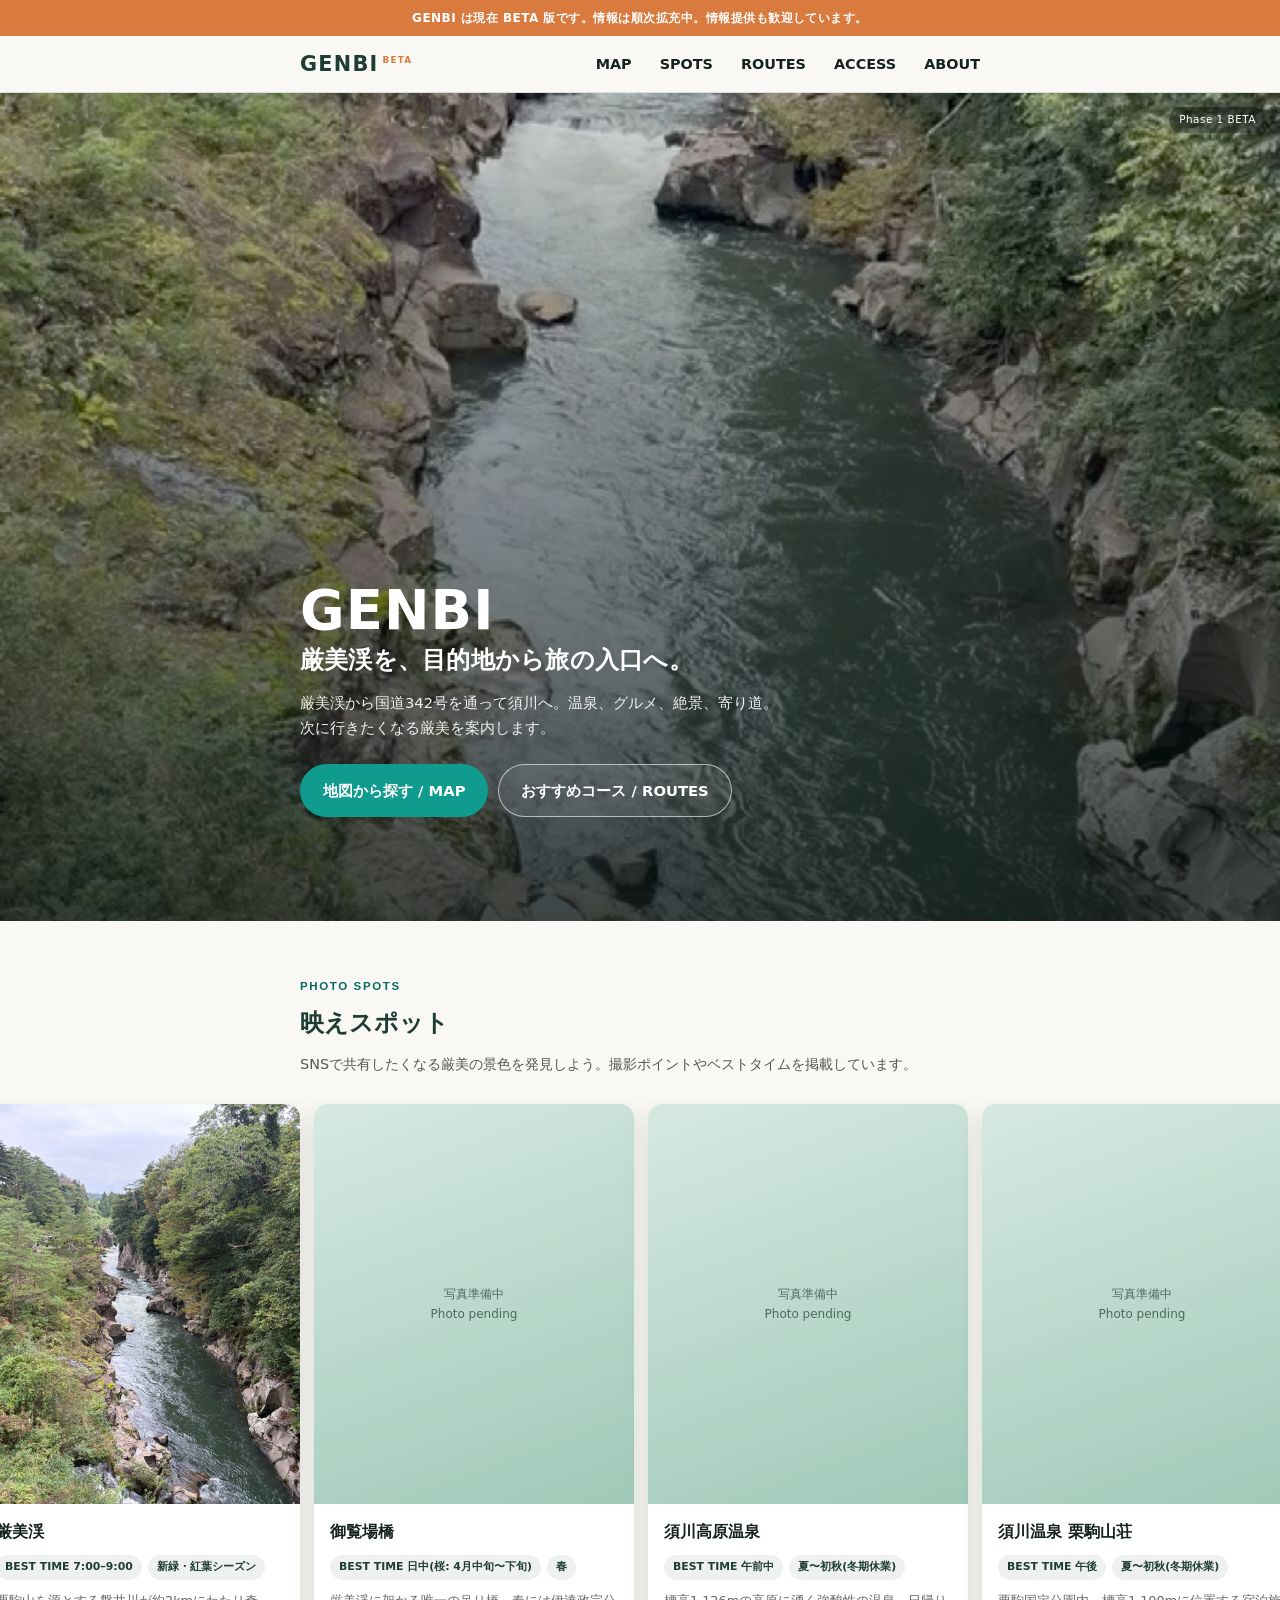
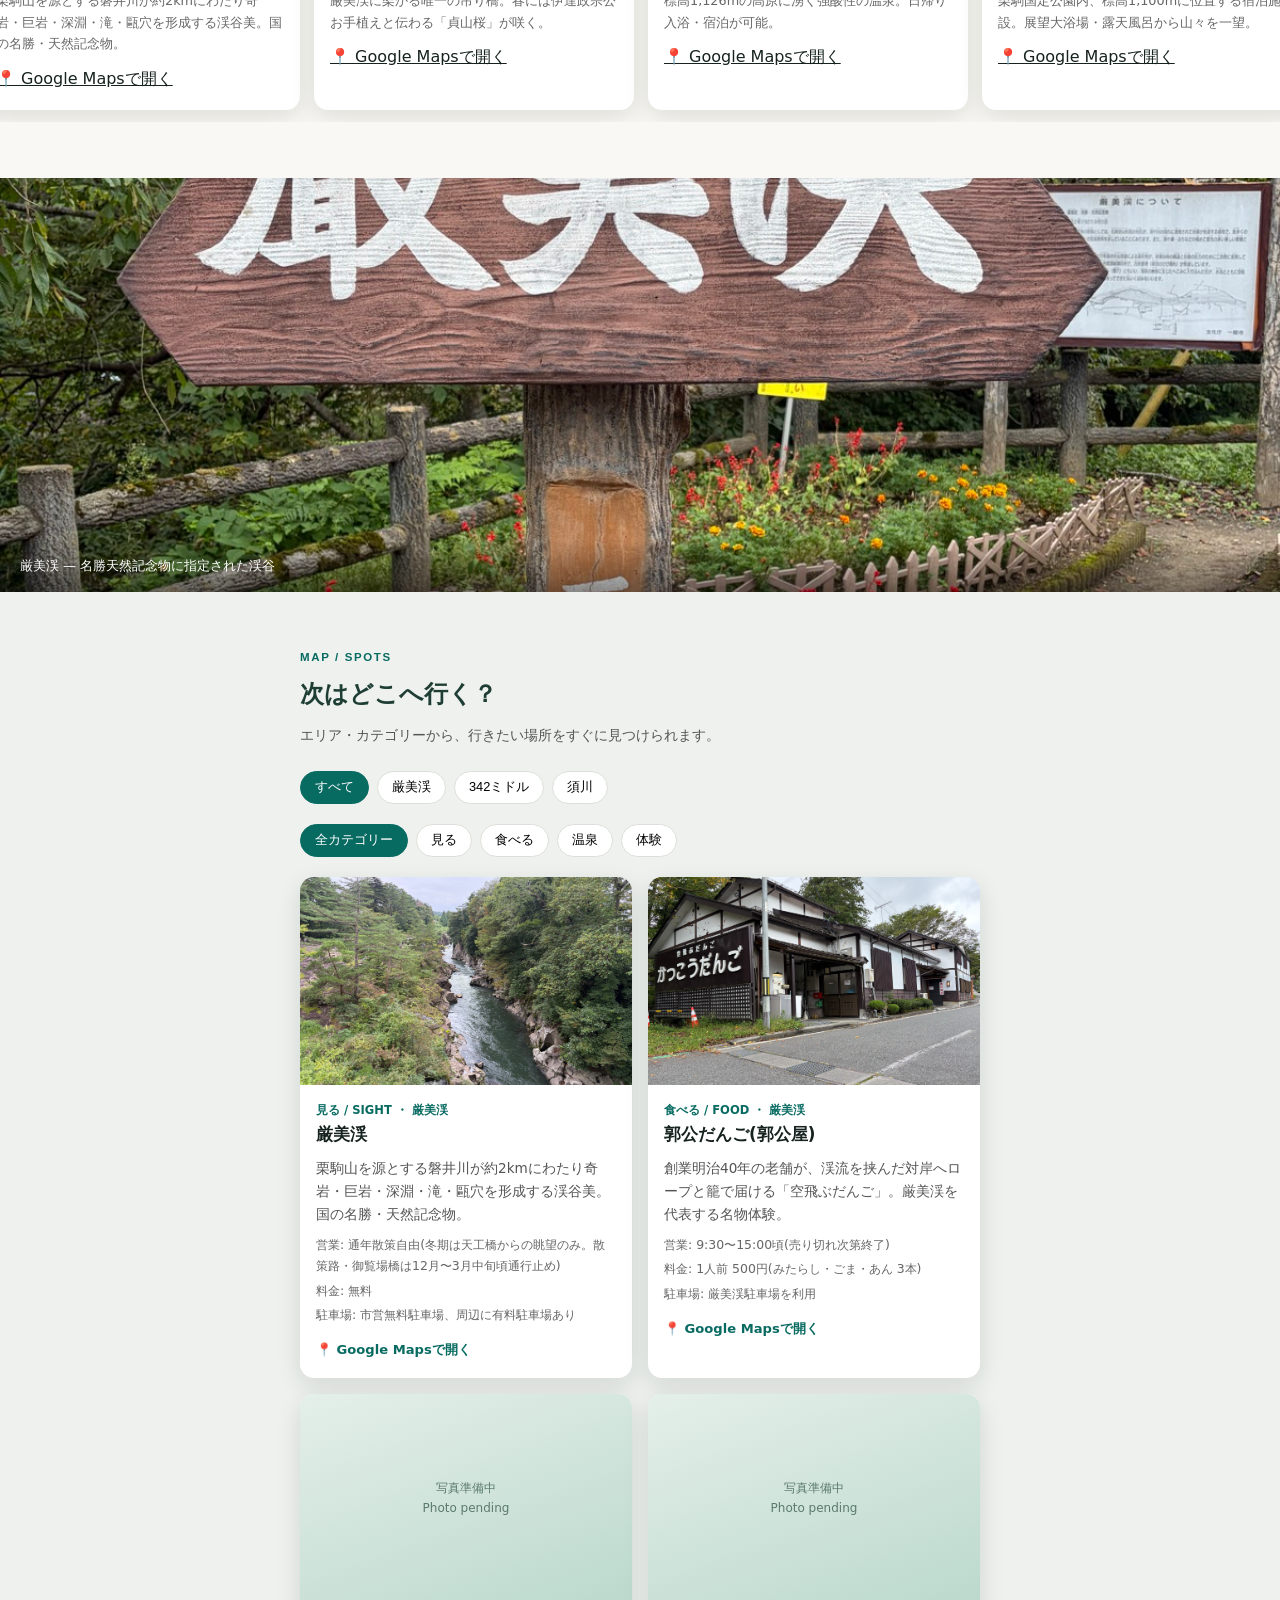
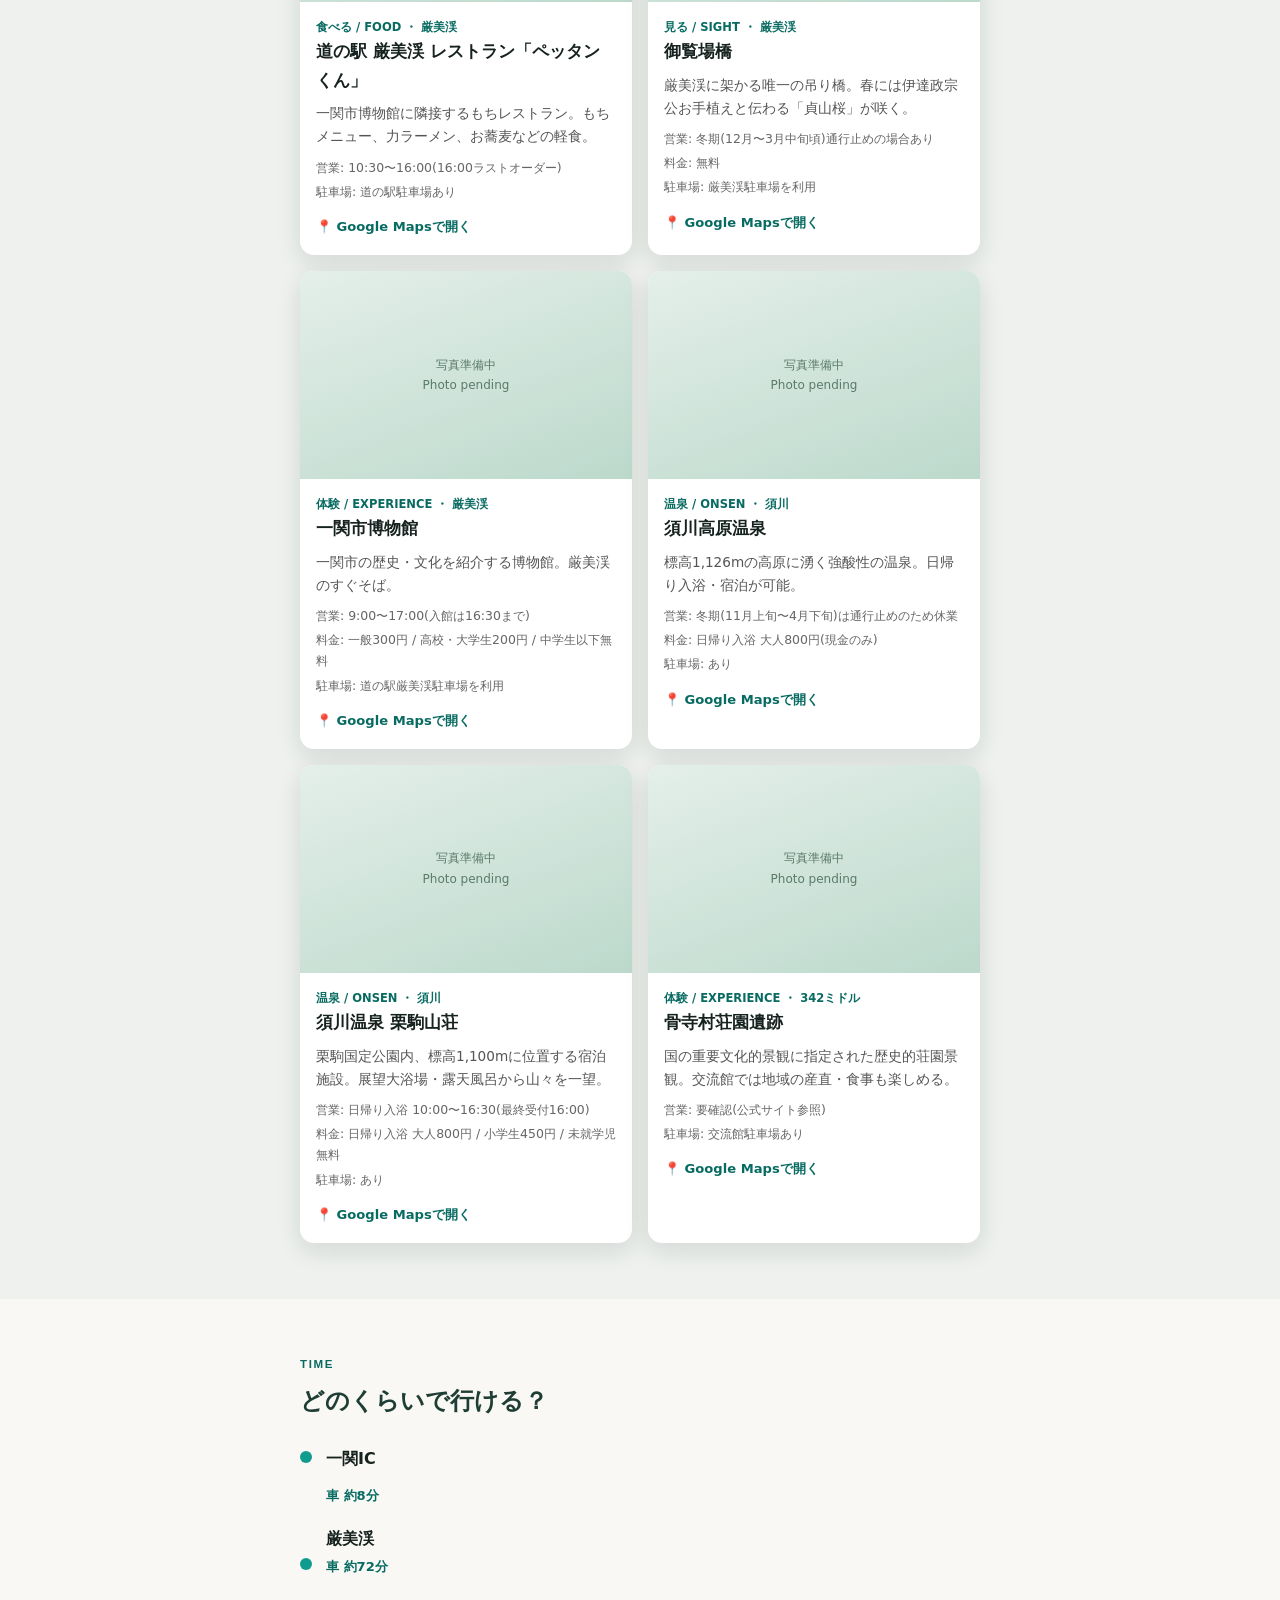
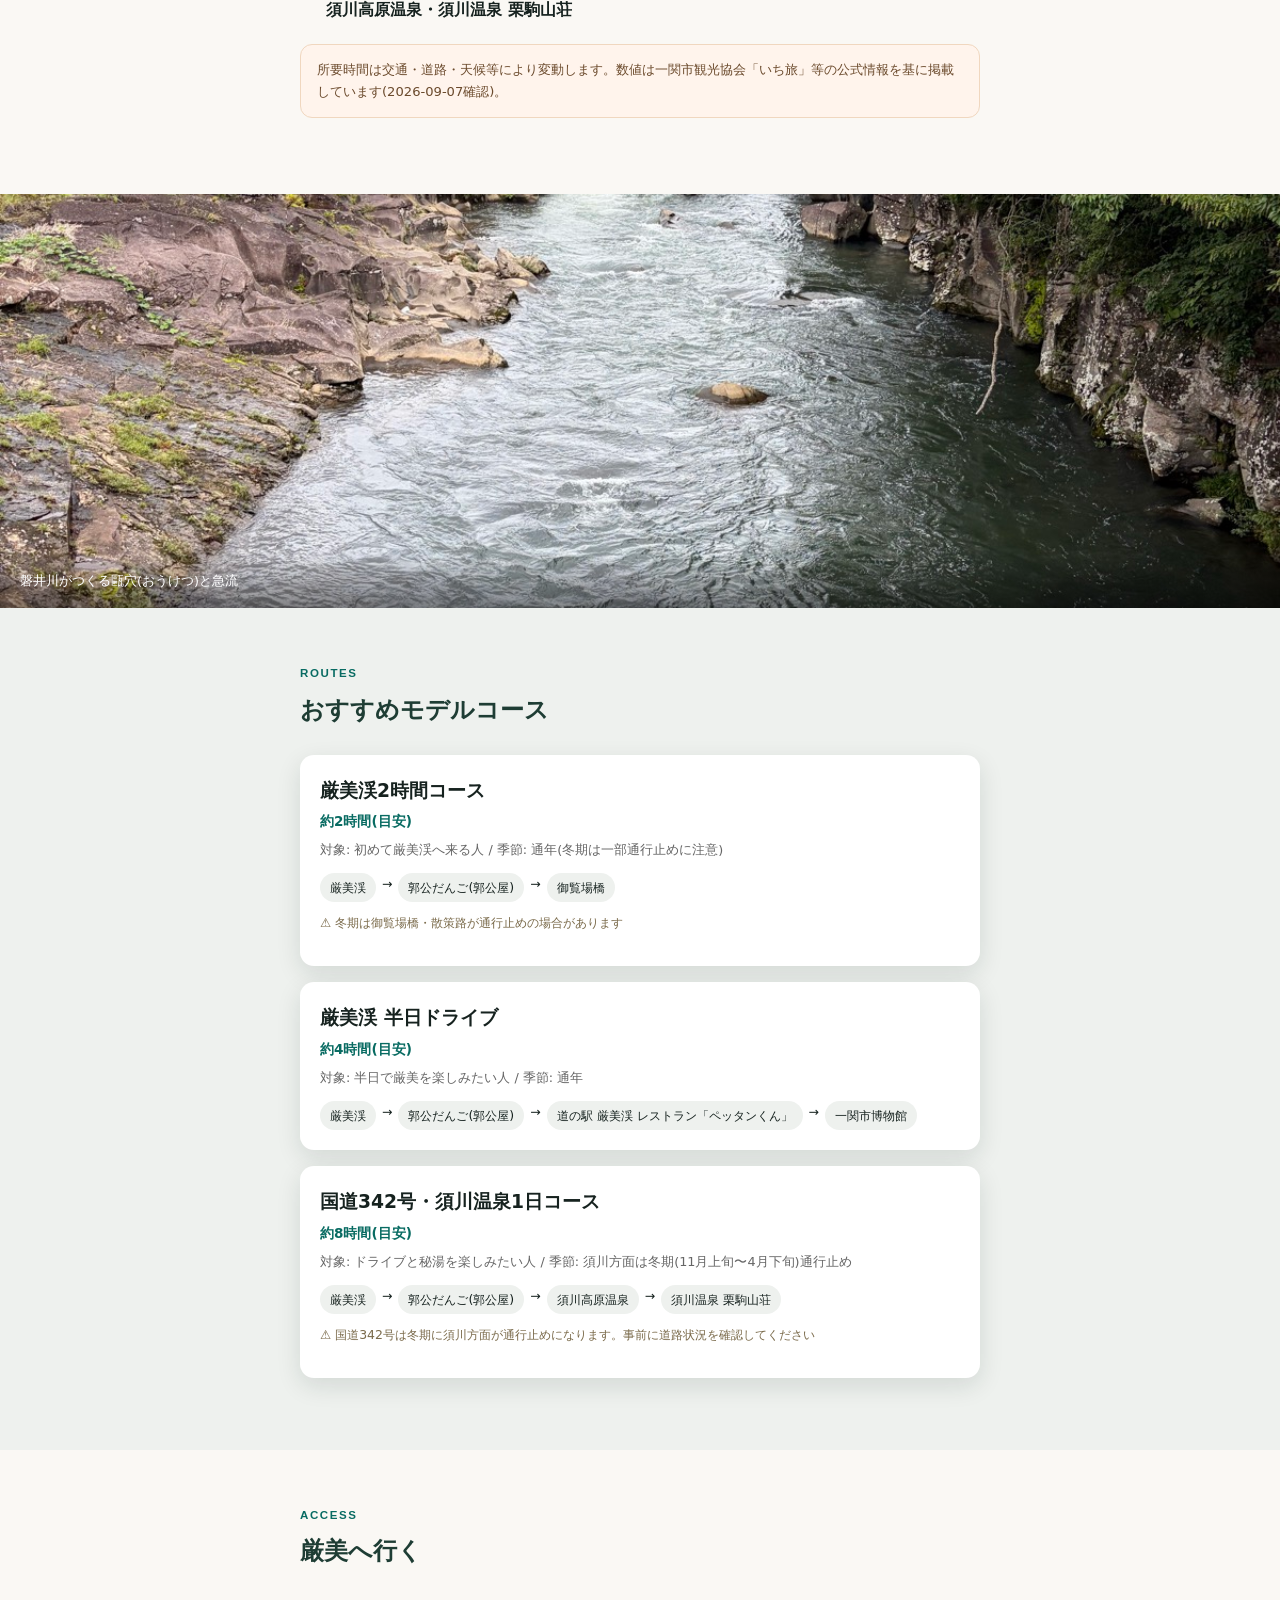
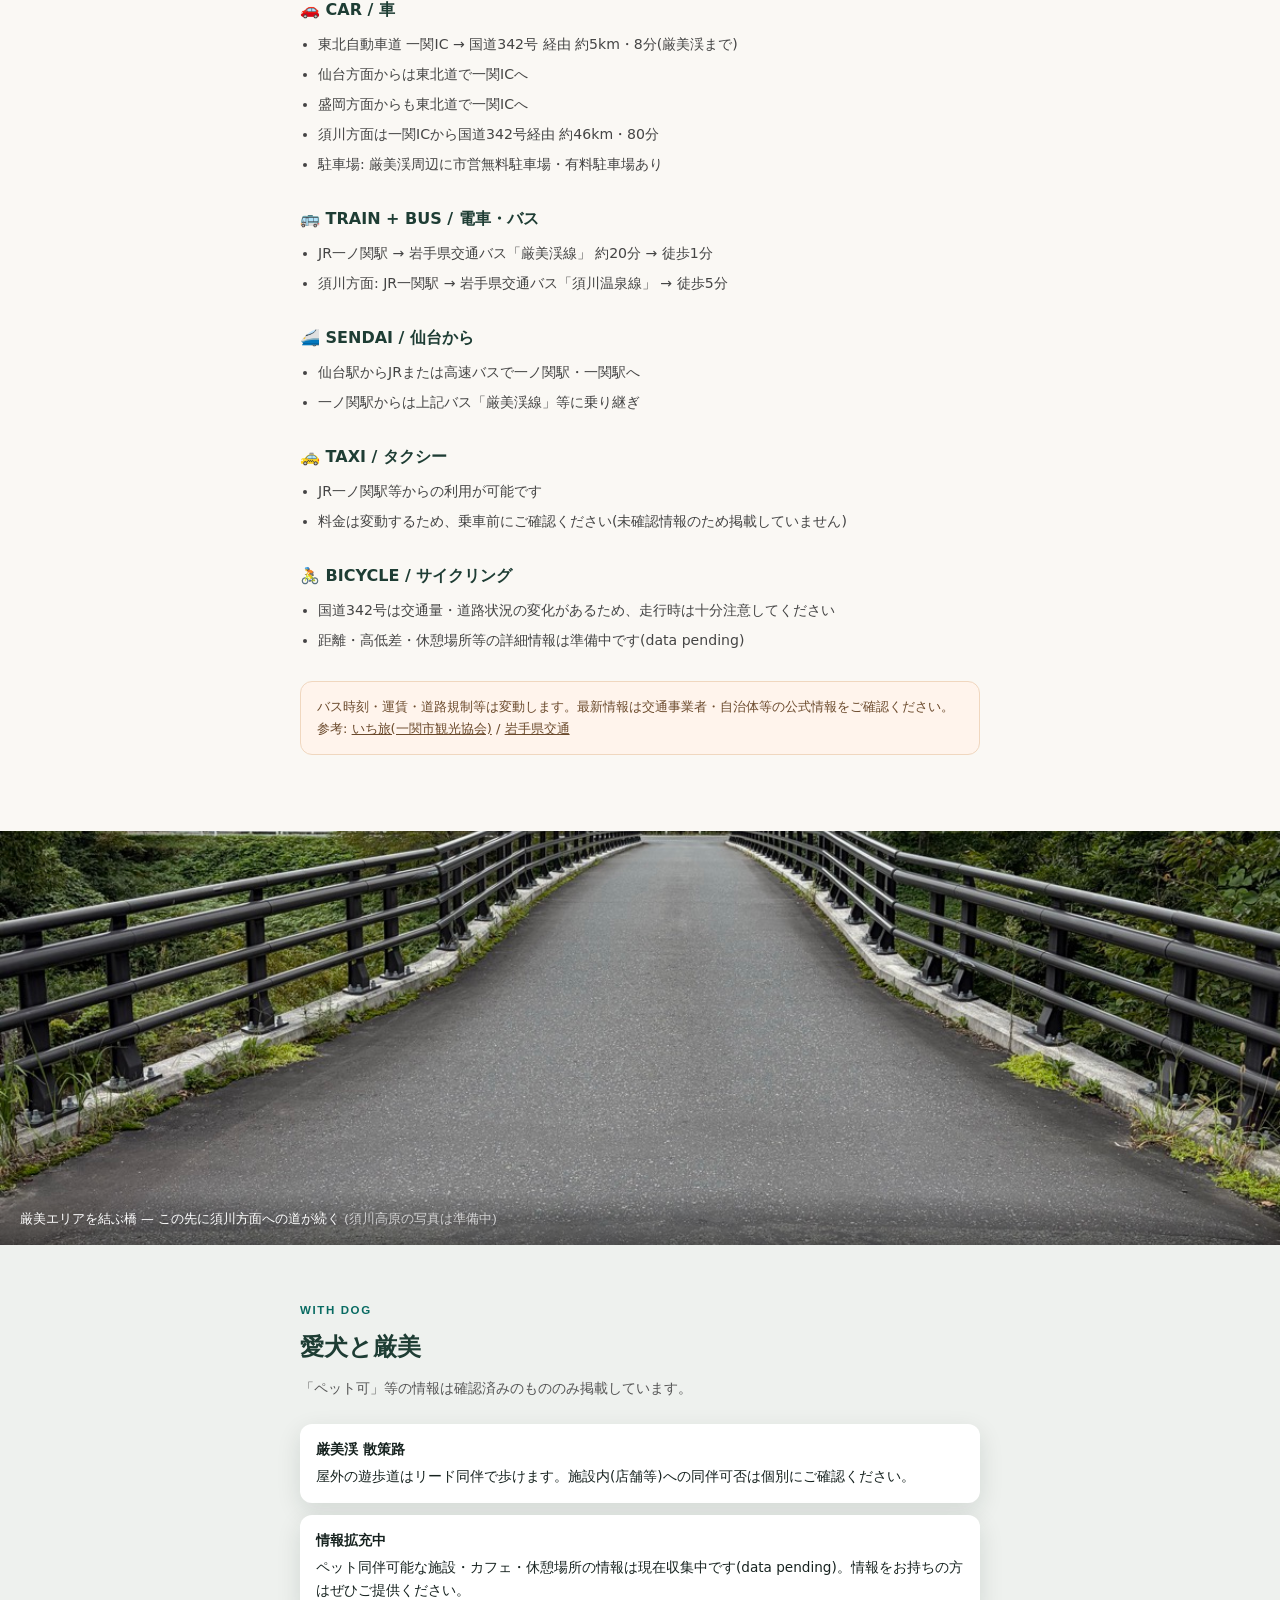
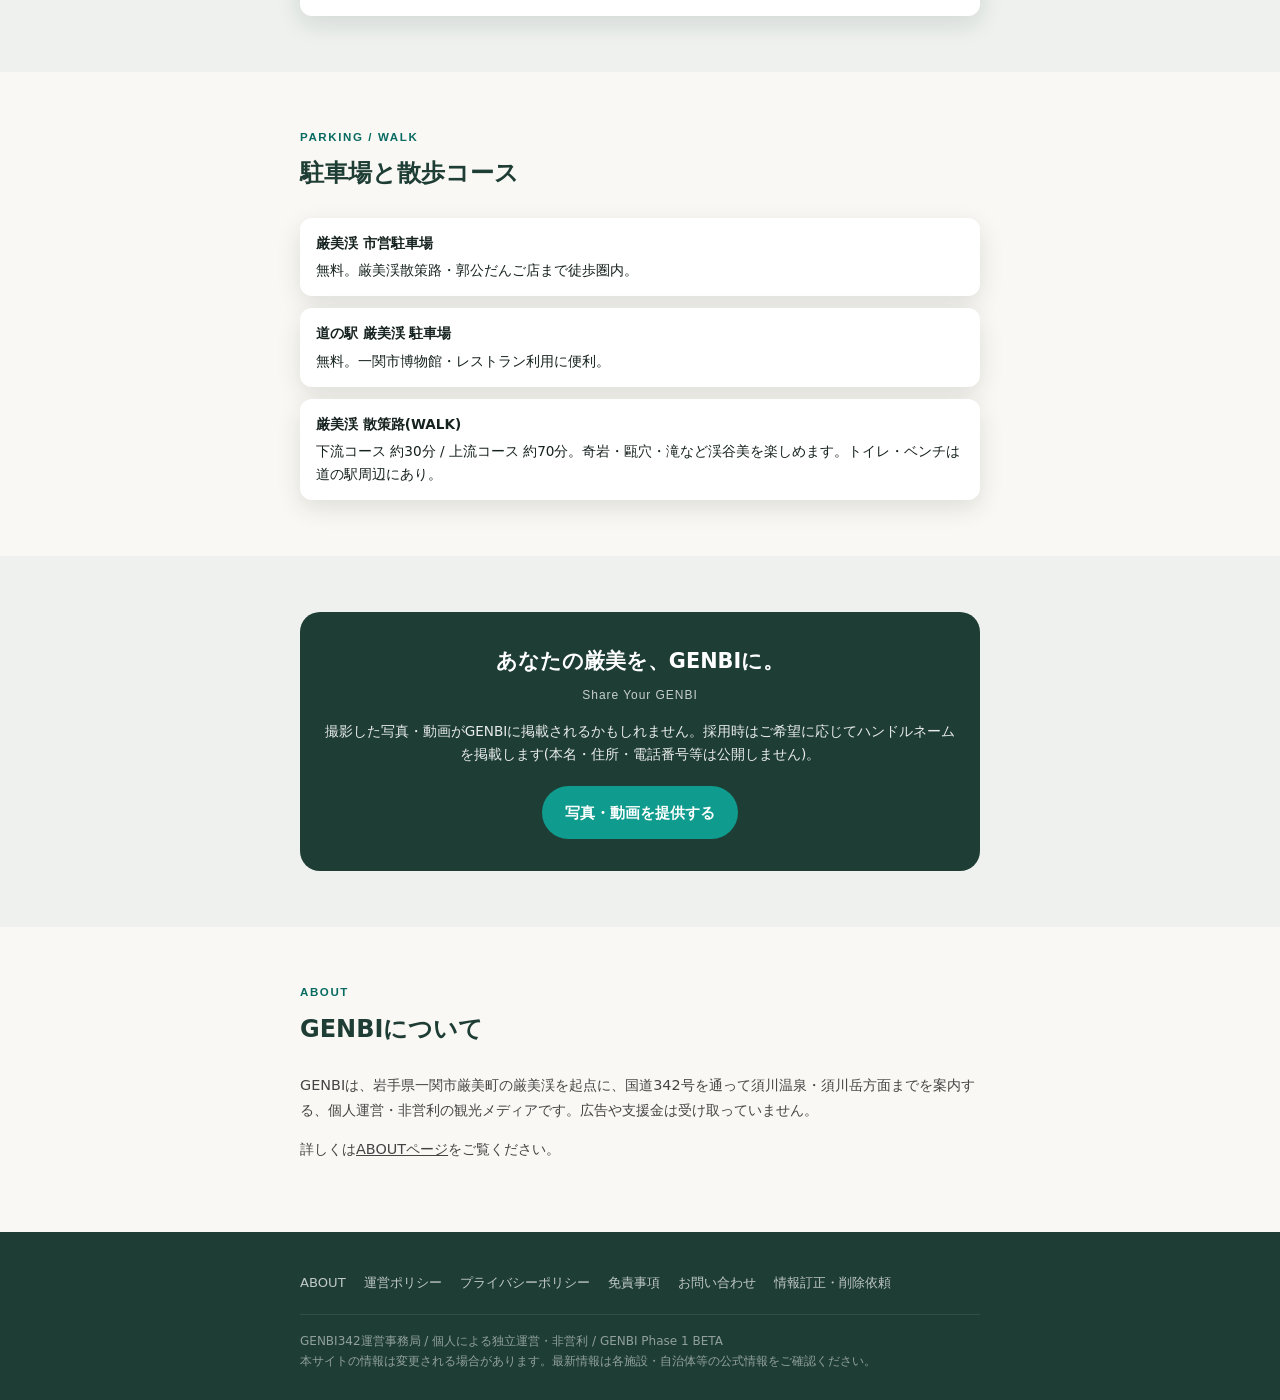
<file: index.html>
<!DOCTYPE html>
<html lang="ja">
<head>
<meta charset="UTF-8">
<meta name="viewport" content="width=device-width, initial-scale=1.0">
<title>GENBI｜厳美渓を、目的地から旅の入口へ。</title>
<meta name="description" content="厳美渓から国道342号を通って須川へ。温泉、グルメ、絶景、寄り道。次に行きたくなる厳美を案内するGENBI(仮称) Phase 1 BETA。">
<link rel="canonical" href="https://genbi342.github.io/">
<meta property="og:type" content="website">
<meta property="og:title" content="GENBI｜厳美渓を、目的地から旅の入口へ。">
<meta property="og:description" content="厳美渓から国道342号を通って須川へ。次に行きたくなる厳美を案内します。">
<meta property="og:image" content="/assets/og/ogp.jpg">
<meta property="og:url" content="https://genbi342.github.io/">
<meta name="twitter:card" content="summary_large_image">
<link rel="stylesheet" href="style.css">
<link rel="icon" href="data:,">
</head>
<body>

<a class="skip-link" href="#main">本文へスキップ</a>

<div class="beta-banner">GENBI は現在 BETA 版です。情報は順次拡充中。情報提供も歓迎しています。</div>

<header class="site-header">
  <div class="wrap">
    <a href="#top" class="logo">GENBI<span class="beta">BETA</span></a>
    <nav class="main-nav">
      <a href="#map">MAP</a>
      <a href="#spots">SPOTS</a>
      <a href="#routes">ROUTES</a>
      <a href="#access">ACCESS</a>
      <a href="about/">ABOUT</a>
    </nav>
    <button class="menu-btn" id="menuBtn" aria-label="メニューを開く" aria-expanded="false">☰</button>
  </div>
</header>
<nav class="mobile-nav" id="mobileNav">
  <a href="#map">地図から探す / MAP</a>
  <a href="#photospots">映えスポット / PHOTO SPOTS</a>
  <a href="#spots">スポット / SPOTS</a>
  <a href="#time">TIME</a>
  <a href="#routes">モデルコース / ROUTES</a>
  <a href="#access">交通 / ACCESS</a>
  <a href="#withdog">愛犬と厳美 / WITH DOG</a>
  <a href="about/">ABOUT</a>
</nav>

<main id="main">

  <!-- HERO -->
  <section class="hero" id="top">
    <div class="hero-note">Phase 1 BETA</div>
    <video autoplay muted loop playsinline id="heroVideo" poster="assets/images/hero-poster.jpg" style="display:none;">
      <source src="assets/videos/hero-genbikei.mp4" type="video/mp4">
    </video>
    <img class="hero-poster" id="heroFallback" src="assets/images/hero-poster.jpg" alt="厳美渓の渓谷と清流" aria-hidden="true">
    <div class="hero-content wrap">
      <p class="hero-brand">GENBI</p>
      <p class="hero-copy">厳美渓を、目的地から旅の入口へ。</p>
      <p class="hero-sub">厳美渓から国道342号を通って須川へ。温泉、グルメ、絶景、寄り道。<br>次に行きたくなる厳美を案内します。</p>
      <div class="hero-cta">
        <a href="#map" class="btn btn-primary">地図から探す / MAP</a>
        <a href="#routes" class="btn btn-ghost">おすすめコース / ROUTES</a>
      </div>
    </div>
  </section>

  <!-- PHOTO SPOTS -->
  <section id="photospots">
    <div class="wrap">
      <div class="section-head">
        <span class="eyebrow en">PHOTO SPOTS</span>
        <h2 class="section-title">映えスポット</h2>
        <p class="section-desc">SNSで共有したくなる厳美の景色を発見しよう。撮影ポイントやベストタイムを掲載しています。</p>
      </div>
    </div>
    <div class="hscroll" id="photoSpotScroll">
      <!-- injected by script.js -->
    </div>
  </section>

  <div class="photo-break">
    <img src="assets/images/photo-break-1.jpg" alt="厳美渓の名勝天然記念物の看板と花壇" loading="lazy">
    <div class="caption">厳美渓 — 名勝天然記念物に指定された渓谷</div>
  </div>

  <!-- MAP / SPOTS -->
  <section class="bg-mist" id="map">
    <div class="wrap">
      <div class="section-head">
        <span class="eyebrow en">MAP / SPOTS</span>
        <h2 class="section-title">次はどこへ行く？</h2>
        <p class="section-desc">エリア・カテゴリーから、行きたい場所をすぐに見つけられます。</p>
      </div>
      <div class="filters" id="areaFilters">
        <button class="filter-btn active" data-area="all">すべて</button>
        <button class="filter-btn" data-area="genbikei">厳美渓</button>
        <button class="filter-btn" data-area="middle342">342ミドル</button>
        <button class="filter-btn" data-area="sukawa">須川</button>
      </div>
      <div class="filters" id="catFilters">
        <button class="filter-btn active" data-cat="all">全カテゴリー</button>
        <button class="filter-btn" data-cat="sight">見る</button>
        <button class="filter-btn" data-cat="food">食べる</button>
        <button class="filter-btn" data-cat="onsen">温泉</button>
        <button class="filter-btn" data-cat="experience">体験</button>
      </div>
      <div id="spots" class="spot-grid"></div>
    </div>
  </section>

  <!-- TIME -->
  <section id="time">
    <div class="wrap">
      <div class="section-head">
        <span class="eyebrow en">TIME</span>
        <h2 class="section-title">どのくらいで行ける？</h2>
      </div>
      <div class="time-chain">
        <div class="time-node">
          <div class="time-col"><div class="dot"></div><div class="line"></div></div>
          <div>
            <div class="label">一関IC</div>
            <div style="height:8px"></div>
            <div class="dur">車 約8分</div>
            <div class="label">厳美渓</div>
          </div>
        </div>
        <div class="time-node">
          <div class="time-col"><div class="dot"></div><div class="line"></div></div>
          <div>
            <div class="dur">車 約72分</div>
            <div class="label">須川高原温泉・須川温泉 栗駒山荘</div>
          </div>
        </div>
      </div>
      <div class="notice-box">所要時間は交通・道路・天候等により変動します。数値は一関市観光協会「いち旅」等の公式情報を基に掲載しています(2026-09-07確認)。</div>
    </div>
  </section>

  <div class="photo-break">
    <img src="assets/images/photo-break-2.jpg" alt="厳美渓の甌穴と急流" loading="lazy">
    <div class="caption">磐井川がつくる甌穴(おうけつ)と急流</div>
  </div>

  <!-- ROUTES -->
  <section class="bg-mist" id="routes">
    <div class="wrap">
      <div class="section-head">
        <span class="eyebrow en">ROUTES</span>
        <h2 class="section-title">おすすめモデルコース</h2>
      </div>
      <div id="routeList"></div>
    </div>
  </section>

  <!-- ACCESS -->
  <section id="access">
    <div class="wrap">
      <div class="section-head">
        <span class="eyebrow en">ACCESS</span>
        <h2 class="section-title">厳美へ行く</h2>
      </div>

      <div class="access-block">
        <h3>🚗 CAR / 車</h3>
        <ul>
          <li>東北自動車道 一関IC → 国道342号 経由 約5km・8分(厳美渓まで)</li>
          <li>仙台方面からは東北道で一関ICへ</li>
          <li>盛岡方面からも東北道で一関ICへ</li>
          <li>須川方面は一関ICから国道342号経由 約46km・80分</li>
          <li>駐車場: 厳美渓周辺に市営無料駐車場・有料駐車場あり</li>
        </ul>
      </div>

      <div class="access-block">
        <h3>🚌 TRAIN + BUS / 電車・バス</h3>
        <ul>
          <li>JR一ノ関駅 → 岩手県交通バス「厳美渓線」 約20分 → 徒歩1分</li>
          <li>須川方面: JR一関駅 → 岩手県交通バス「須川温泉線」 → 徒歩5分</li>
        </ul>
      </div>

      <div class="access-block">
        <h3>🚄 SENDAI / 仙台から</h3>
        <ul>
          <li>仙台駅からJRまたは高速バスで一ノ関駅・一関駅へ</li>
          <li>一ノ関駅からは上記バス「厳美渓線」等に乗り継ぎ</li>
        </ul>
      </div>

      <div class="access-block">
        <h3>🚕 TAXI / タクシー</h3>
        <ul>
          <li>JR一ノ関駅等からの利用が可能です</li>
          <li>料金は変動するため、乗車前にご確認ください(未確認情報のため掲載していません)</li>
        </ul>
      </div>

      <div class="access-block">
        <h3>🚴 BICYCLE / サイクリング</h3>
        <ul>
          <li>国道342号は交通量・道路状況の変化があるため、走行時は十分注意してください</li>
          <li>距離・高低差・休憩場所等の詳細情報は準備中です(data pending)</li>
        </ul>
      </div>

      <div class="notice-box">
        バス時刻・運賃・道路規制等は変動します。最新情報は交通事業者・自治体等の公式情報をご確認ください。<br>
        参考: <a href="https://www.ichitabi.jp/" target="_blank" rel="noopener">いち旅(一関市観光協会)</a> /
        <a href="https://www.iwatekenkotsu.co.jp/" target="_blank" rel="noopener">岩手県交通</a>
      </div>
    </div>
  </section>

  <div class="photo-break">
    <img src="assets/images/photo-break-3.jpg" alt="厳美エリアの橋と国道" loading="lazy">
    <div class="caption">厳美エリアを結ぶ橋 — この先に須川方面への道が続く <span style="opacity:.7">(須川高原の写真は準備中)</span></div>
  </div>

  <!-- WITH DOG -->
  <section class="bg-mist" id="withdog">
    <div class="wrap">
      <div class="section-head">
        <span class="eyebrow en">WITH DOG</span>
        <h2 class="section-title">愛犬と厳美</h2>
        <p class="section-desc">「ペット可」等の情報は確認済みのもののみ掲載しています。</p>
      </div>
      <div class="info-list">
        <div class="info-item">
          <div class="title">厳美渓 散策路</div>
          屋外の遊歩道はリード同伴で歩けます。施設内(店舗等)への同伴可否は個別にご確認ください。
        </div>
        <div class="info-item">
          <div class="title">情報拡充中</div>
          ペット同伴可能な施設・カフェ・休憩場所の情報は現在収集中です(data pending)。情報をお持ちの方はぜひご提供ください。
        </div>
      </div>
    </div>
  </section>

  <!-- PARKING / WALK -->
  <section id="parking">
    <div class="wrap">
      <div class="section-head">
        <span class="eyebrow en">PARKING / WALK</span>
        <h2 class="section-title">駐車場と散歩コース</h2>
      </div>
      <div class="info-list">
        <div class="info-item">
          <div class="title">厳美渓 市営駐車場</div>
          無料。厳美渓散策路・郭公だんご店まで徒歩圏内。
        </div>
        <div class="info-item">
          <div class="title">道の駅 厳美渓 駐車場</div>
          無料。一関市博物館・レストラン利用に便利。
        </div>
        <div class="info-item">
          <div class="title">厳美渓 散策路(WALK)</div>
          下流コース 約30分 / 上流コース 約70分。奇岩・甌穴・滝など渓谷美を楽しめます。トイレ・ベンチは道の駅周辺にあり。
        </div>
      </div>
    </div>
  </section>

  <!-- PHOTO CONTRIBUTION -->
  <section class="bg-mist">
    <div class="wrap">
      <div class="contrib">
        <h2>あなたの厳美を、GENBIに。</h2>
        <span class="en">Share Your GENBI</span>
        <p>撮影した写真・動画がGENBIに掲載されるかもしれません。採用時はご希望に応じてハンドルネームを掲載します(本名・住所・電話番号等は公開しません)。</p>
        <a href="contact/" class="btn btn-primary">写真・動画を提供する</a>
      </div>
    </div>
  </section>

  <!-- ABOUT (excerpt) -->
  <section id="about">
    <div class="wrap">
      <div class="section-head">
        <span class="eyebrow en">ABOUT</span>
        <h2 class="section-title">GENBIについて</h2>
      </div>
      <div class="about-box">
        <p>GENBIは、岩手県一関市厳美町の厳美渓を起点に、国道342号を通って須川温泉・須川岳方面までを案内する、個人運営・非営利の観光メディアです。広告や支援金は受け取っていません。</p>
        <p>詳しくは<a href="about/">ABOUTページ</a>をご覧ください。</p>
      </div>
    </div>
  </section>
</main>

<footer class="site-footer">
  <div class="wrap">
    <div class="flinks">
      <a href="about/">ABOUT</a>
      <a href="policy/">運営ポリシー</a>
      <a href="privacy/">プライバシーポリシー</a>
      <a href="disclaimer/">免責事項</a>
      <a href="contact/">お問い合わせ</a>
      <a href="correction/">情報訂正・削除依頼</a>
    </div>
    <div class="fbottom">
      GENBI342運営事務局 / 個人による独立運営・非営利 / GENBI Phase 1 BETA<br>
      本サイトの情報は変更される場合があります。最新情報は各施設・自治体等の公式情報をご確認ください。
    </div>
  </div>
</footer>

<div class="spot-detail" id="spotDetail" role="dialog" aria-modal="true">
  <div class="spot-detail-sheet" id="spotDetailBody"></div>
</div>

<script src="data/spots.js"></script>
<script src="data/routes.js"></script>
<script src="script.js"></script>
</body>
</html>
</file>
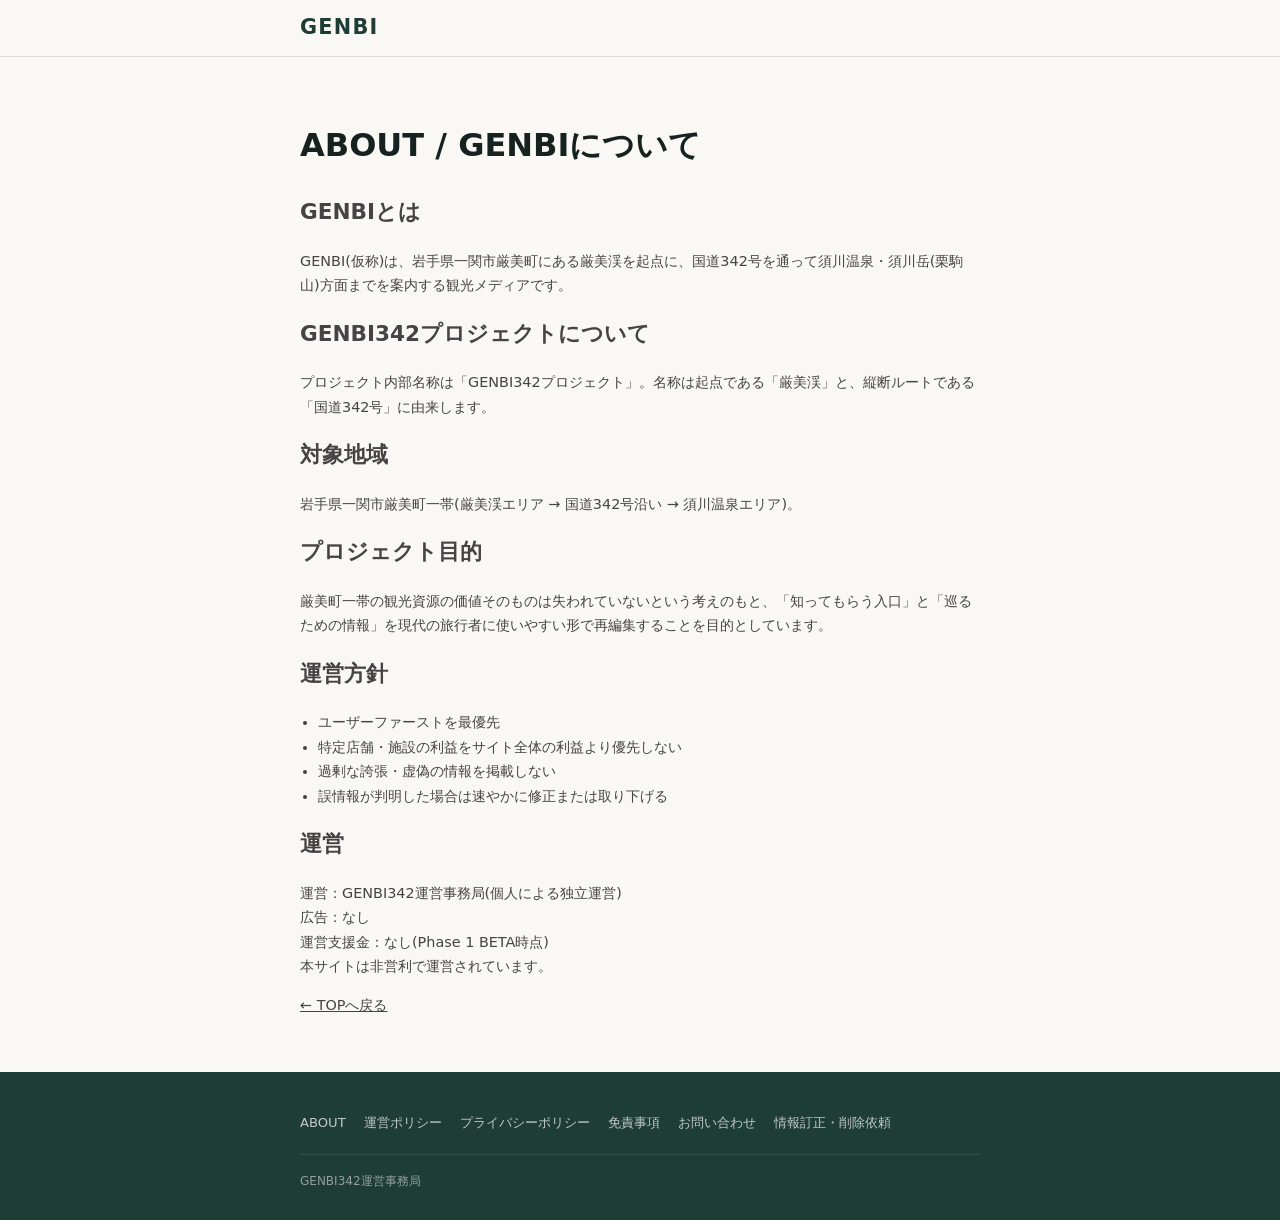
<file: about/index.html>
<!DOCTYPE html>
<html lang="ja">
<head>
<meta charset="UTF-8">
<meta name="viewport" content="width=device-width, initial-scale=1.0">
<title>ABOUT | GENBI</title>
<meta name="description" content="GENBI342プロジェクトとGENBIサイトについて。運営方針・対象地域・プロジェクトの目的を説明します。">
<link rel="canonical" href="https://genbi342.github.io/about/">
<link rel="stylesheet" href="../style.css">
</head>
<body>
<header class="site-header"><div class="wrap"><a href="../" class="logo">GENBI</a></div></header>
<main class="wrap" style="padding:40px 20px;">
<h1>ABOUT / GENBIについて</h1>
<div class="about-box">
<h2>GENBIとは</h2>
<p>GENBI(仮称)は、岩手県一関市厳美町にある厳美渓を起点に、国道342号を通って須川温泉・須川岳(栗駒山)方面までを案内する観光メディアです。</p>

<h2>GENBI342プロジェクトについて</h2>
<p>プロジェクト内部名称は「GENBI342プロジェクト」。名称は起点である「厳美渓」と、縦断ルートである「国道342号」に由来します。</p>

<h2>対象地域</h2>
<p>岩手県一関市厳美町一帯(厳美渓エリア → 国道342号沿い → 須川温泉エリア)。</p>

<h2>プロジェクト目的</h2>
<p>厳美町一帯の観光資源の価値そのものは失われていないという考えのもと、「知ってもらう入口」と「巡るための情報」を現代の旅行者に使いやすい形で再編集することを目的としています。</p>

<h2>運営方針</h2>
<ul>
<li>ユーザーファーストを最優先</li>
<li>特定店舗・施設の利益をサイト全体の利益より優先しない</li>
<li>過剰な誇張・虚偽の情報を掲載しない</li>
<li>誤情報が判明した場合は速やかに修正または取り下げる</li>
</ul>

<h2>運営</h2>
<p>運営：GENBI342運営事務局(個人による独立運営)<br>
広告：なし<br>
運営支援金：なし(Phase 1 BETA時点)<br>
本サイトは非営利で運営されています。</p>

<p><a href="../">← TOPへ戻る</a></p>
</div>
</main>
<footer class="site-footer"><div class="wrap"><div class="flinks">
<a href="../about/">ABOUT</a><a href="../policy/">運営ポリシー</a><a href="../privacy/">プライバシーポリシー</a><a href="../disclaimer/">免責事項</a><a href="../contact/">お問い合わせ</a><a href="../correction/">情報訂正・削除依頼</a>
</div><div class="fbottom">GENBI342運営事務局</div></div></footer>
</body>
</html>
</file>
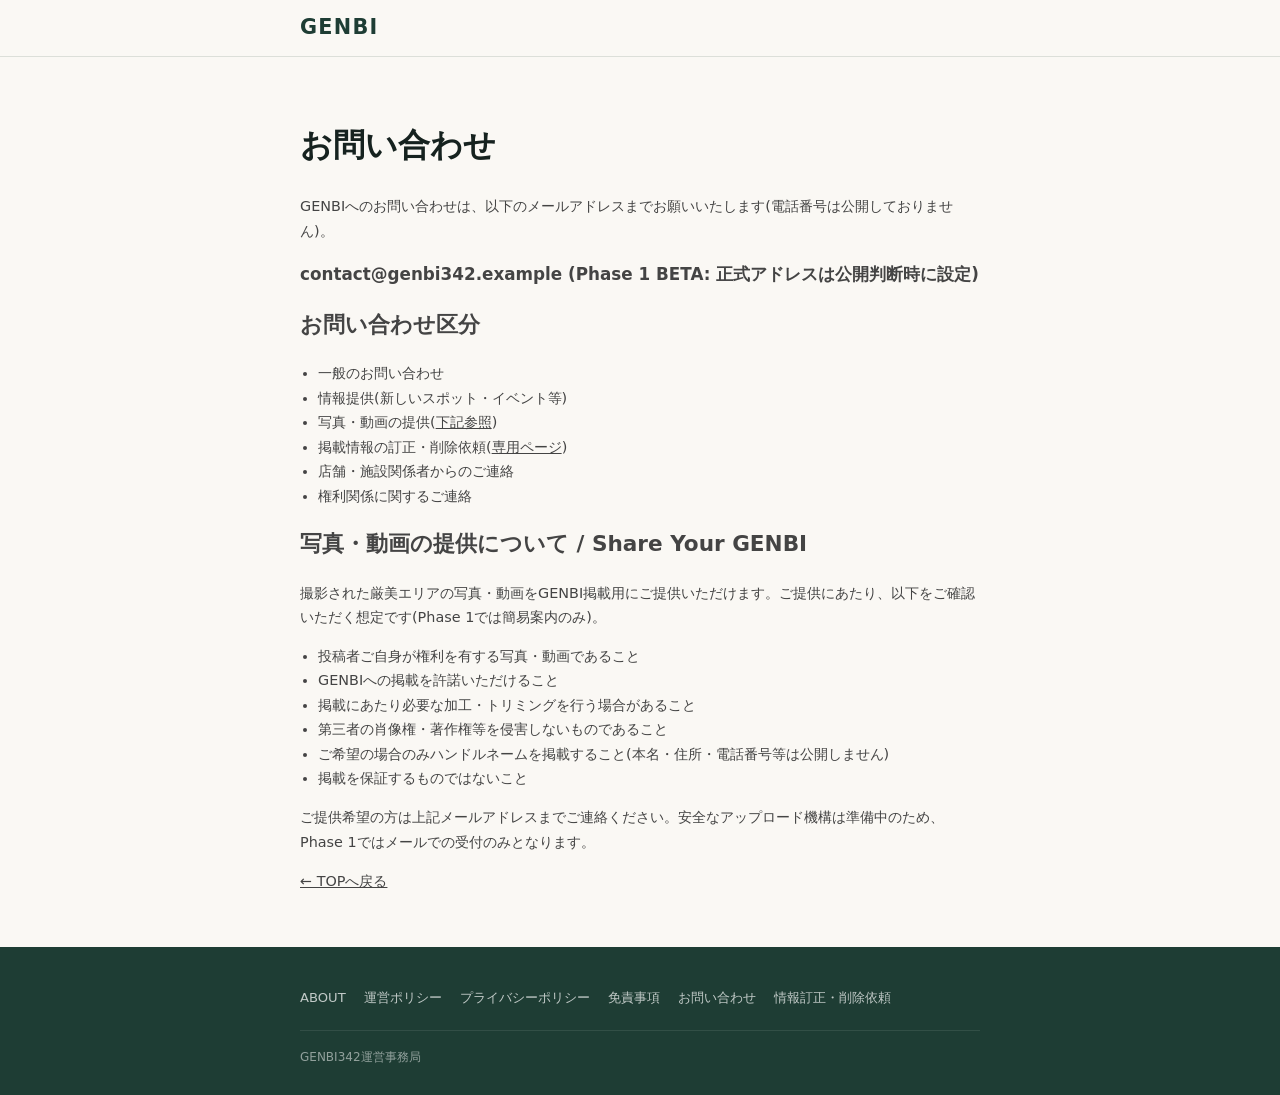
<file: contact/index.html>
<!DOCTYPE html>
<html lang="ja">
<head>
<meta charset="UTF-8">
<meta name="viewport" content="width=device-width, initial-scale=1.0">
<title>お問い合わせ | GENBI</title>
<meta name="description" content="GENBIへのお問い合わせ・写真動画提供窓口。">
<link rel="canonical" href="https://genbi342.github.io/contact/">
<link rel="stylesheet" href="../style.css">
</head>
<body>
<header class="site-header"><div class="wrap"><a href="../" class="logo">GENBI</a></div></header>
<main class="wrap" style="padding:40px 20px;">
<h1>お問い合わせ</h1>
<div class="about-box">
<p>GENBIへのお問い合わせは、以下のメールアドレスまでお願いいたします(電話番号は公開しておりません)。</p>
<p style="font-size:1.05rem;font-weight:700;">contact@genbi342.example (Phase 1 BETA: 正式アドレスは公開判断時に設定)</p>

<h2>お問い合わせ区分</h2>
<ul>
<li>一般のお問い合わせ</li>
<li>情報提供(新しいスポット・イベント等)</li>
<li>写真・動画の提供(<a href="#contribution">下記参照</a>)</li>
<li>掲載情報の訂正・削除依頼(<a href="../correction/">専用ページ</a>)</li>
<li>店舗・施設関係者からのご連絡</li>
<li>権利関係に関するご連絡</li>
</ul>

<h2 id="contribution">写真・動画の提供について / Share Your GENBI</h2>
<p>撮影された厳美エリアの写真・動画をGENBI掲載用にご提供いただけます。ご提供にあたり、以下をご確認いただく想定です(Phase 1では簡易案内のみ)。</p>
<ul>
<li>投稿者ご自身が権利を有する写真・動画であること</li>
<li>GENBIへの掲載を許諾いただけること</li>
<li>掲載にあたり必要な加工・トリミングを行う場合があること</li>
<li>第三者の肖像権・著作権等を侵害しないものであること</li>
<li>ご希望の場合のみハンドルネームを掲載すること(本名・住所・電話番号等は公開しません)</li>
<li>掲載を保証するものではないこと</li>
</ul>
<p>ご提供希望の方は上記メールアドレスまでご連絡ください。安全なアップロード機構は準備中のため、Phase 1ではメールでの受付のみとなります。</p>

<p><a href="../">← TOPへ戻る</a></p>
</div>
</main>
<footer class="site-footer"><div class="wrap"><div class="flinks">
<a href="../about/">ABOUT</a><a href="../policy/">運営ポリシー</a><a href="../privacy/">プライバシーポリシー</a><a href="../disclaimer/">免責事項</a><a href="../contact/">お問い合わせ</a><a href="../correction/">情報訂正・削除依頼</a>
</div><div class="fbottom">GENBI342運営事務局</div></div></footer>
</body>
</html>
</file>
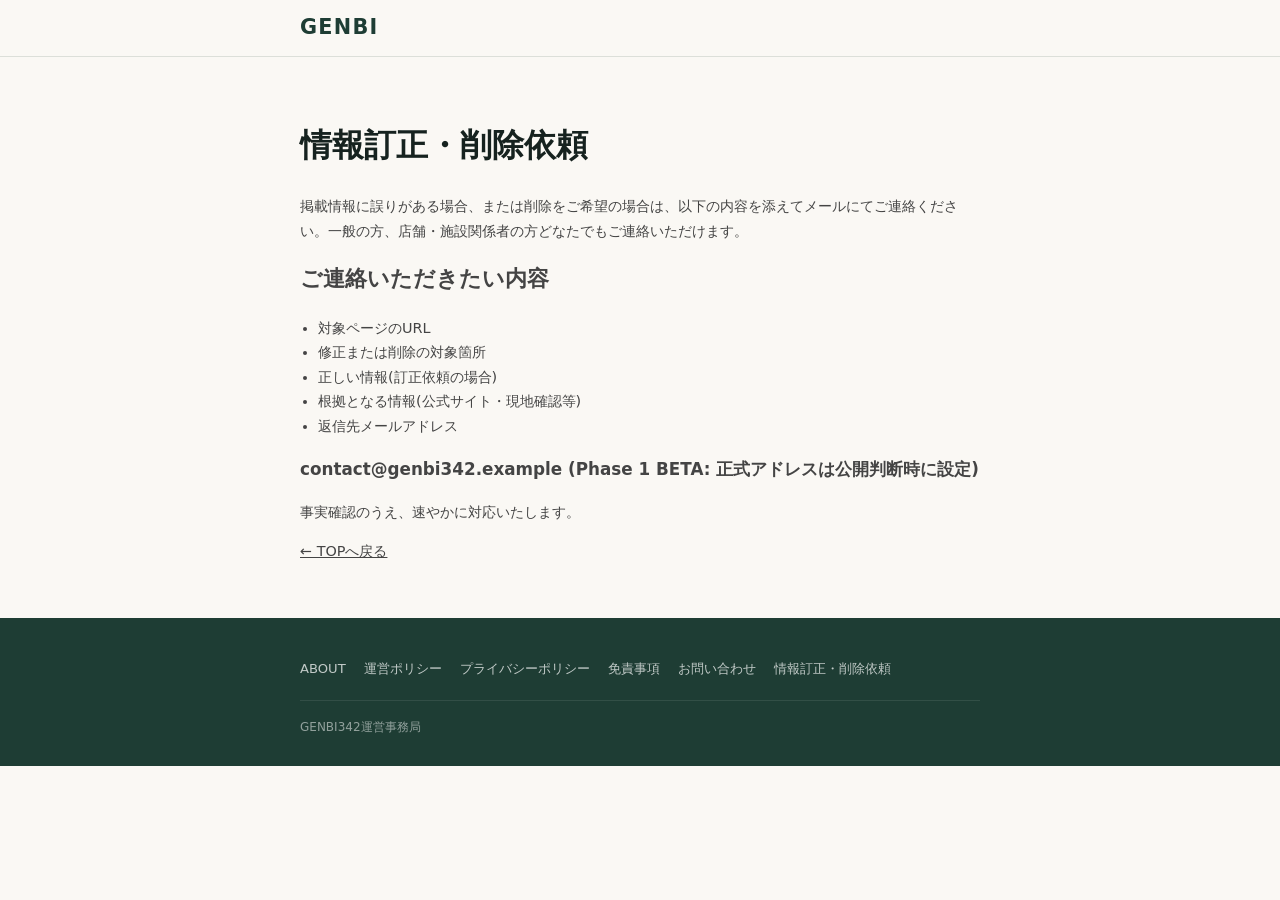
<file: correction/index.html>
<!DOCTYPE html>
<html lang="ja">
<head>
<meta charset="UTF-8">
<meta name="viewport" content="width=device-width, initial-scale=1.0">
<title>情報訂正・削除依頼 | GENBI</title>
<meta name="description" content="GENBI掲載情報の訂正・削除を依頼する窓口。">
<link rel="canonical" href="https://genbi342.github.io/correction/">
<link rel="stylesheet" href="../style.css">
</head>
<body>
<header class="site-header"><div class="wrap"><a href="../" class="logo">GENBI</a></div></header>
<main class="wrap" style="padding:40px 20px;">
<h1>情報訂正・削除依頼</h1>
<div class="about-box">
<p>掲載情報に誤りがある場合、または削除をご希望の場合は、以下の内容を添えてメールにてご連絡ください。一般の方、店舗・施設関係者の方どなたでもご連絡いただけます。</p>
<h2>ご連絡いただきたい内容</h2>
<ul>
<li>対象ページのURL</li>
<li>修正または削除の対象箇所</li>
<li>正しい情報(訂正依頼の場合)</li>
<li>根拠となる情報(公式サイト・現地確認等)</li>
<li>返信先メールアドレス</li>
</ul>
<p style="font-size:1.05rem;font-weight:700;">contact@genbi342.example (Phase 1 BETA: 正式アドレスは公開判断時に設定)</p>
<p>事実確認のうえ、速やかに対応いたします。</p>
<p><a href="../">← TOPへ戻る</a></p>
</div>
</main>
<footer class="site-footer"><div class="wrap"><div class="flinks">
<a href="../about/">ABOUT</a><a href="../policy/">運営ポリシー</a><a href="../privacy/">プライバシーポリシー</a><a href="../disclaimer/">免責事項</a><a href="../contact/">お問い合わせ</a><a href="../correction/">情報訂正・削除依頼</a>
</div><div class="fbottom">GENBI342運営事務局</div></div></footer>
</body>
</html>
</file>
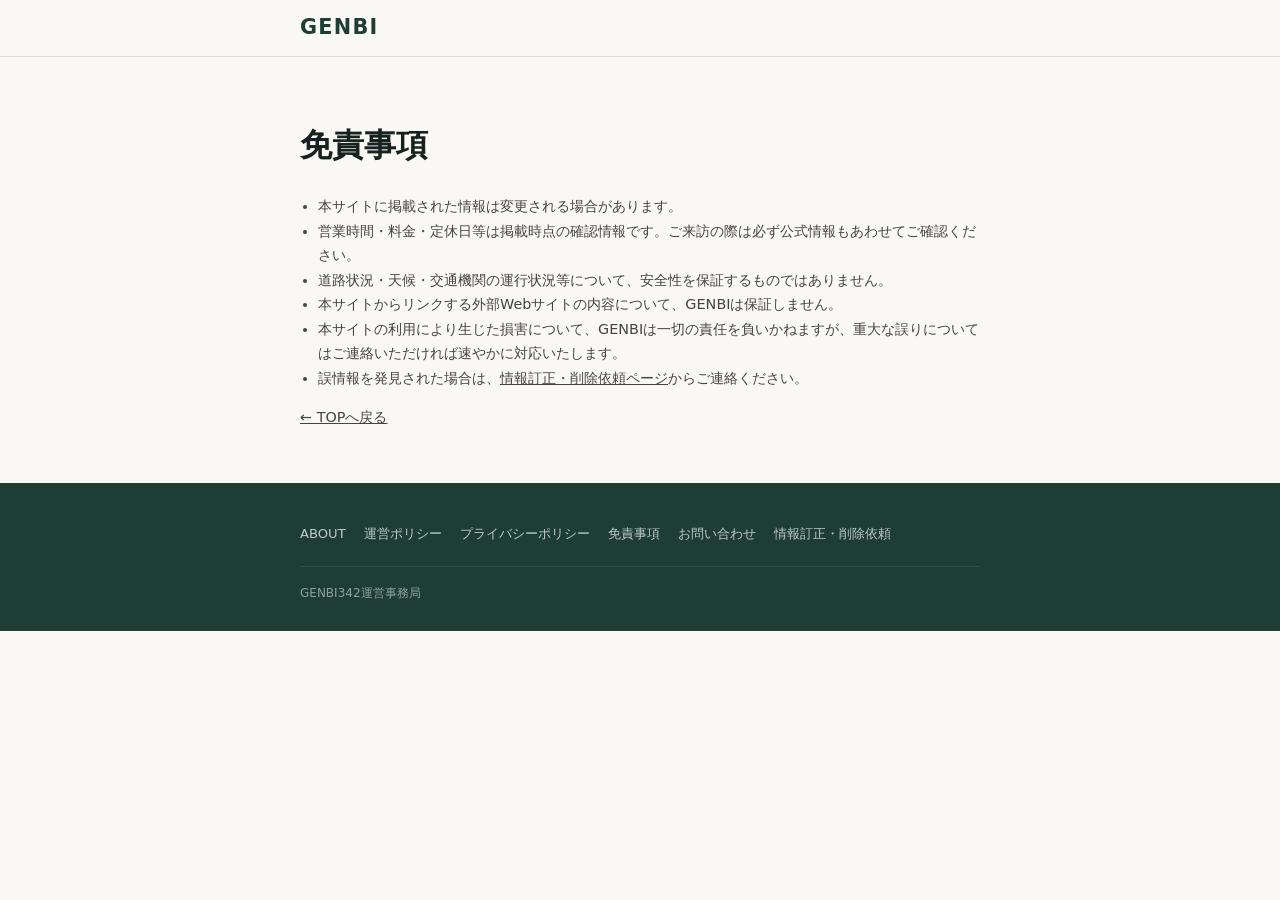
<file: disclaimer/index.html>
<!DOCTYPE html>
<html lang="ja">
<head>
<meta charset="UTF-8">
<meta name="viewport" content="width=device-width, initial-scale=1.0">
<title>免責事項 | GENBI</title>
<meta name="description" content="GENBI掲載情報の利用に関する免責事項。">
<link rel="canonical" href="https://genbi342.github.io/disclaimer/">
<link rel="stylesheet" href="../style.css">
</head>
<body>
<header class="site-header"><div class="wrap"><a href="../" class="logo">GENBI</a></div></header>
<main class="wrap" style="padding:40px 20px;">
<h1>免責事項</h1>
<div class="about-box">
<ul>
<li>本サイトに掲載された情報は変更される場合があります。</li>
<li>営業時間・料金・定休日等は掲載時点の確認情報です。ご来訪の際は必ず公式情報もあわせてご確認ください。</li>
<li>道路状況・天候・交通機関の運行状況等について、安全性を保証するものではありません。</li>
<li>本サイトからリンクする外部Webサイトの内容について、GENBIは保証しません。</li>
<li>本サイトの利用により生じた損害について、GENBIは一切の責任を負いかねますが、重大な誤りについてはご連絡いただければ速やかに対応いたします。</li>
<li>誤情報を発見された場合は、<a href="../correction/">情報訂正・削除依頼ページ</a>からご連絡ください。</li>
</ul>
<p><a href="../">← TOPへ戻る</a></p>
</div>
</main>
<footer class="site-footer"><div class="wrap"><div class="flinks">
<a href="../about/">ABOUT</a><a href="../policy/">運営ポリシー</a><a href="../privacy/">プライバシーポリシー</a><a href="../disclaimer/">免責事項</a><a href="../contact/">お問い合わせ</a><a href="../correction/">情報訂正・削除依頼</a>
</div><div class="fbottom">GENBI342運営事務局</div></div></footer>
</body>
</html>
</file>
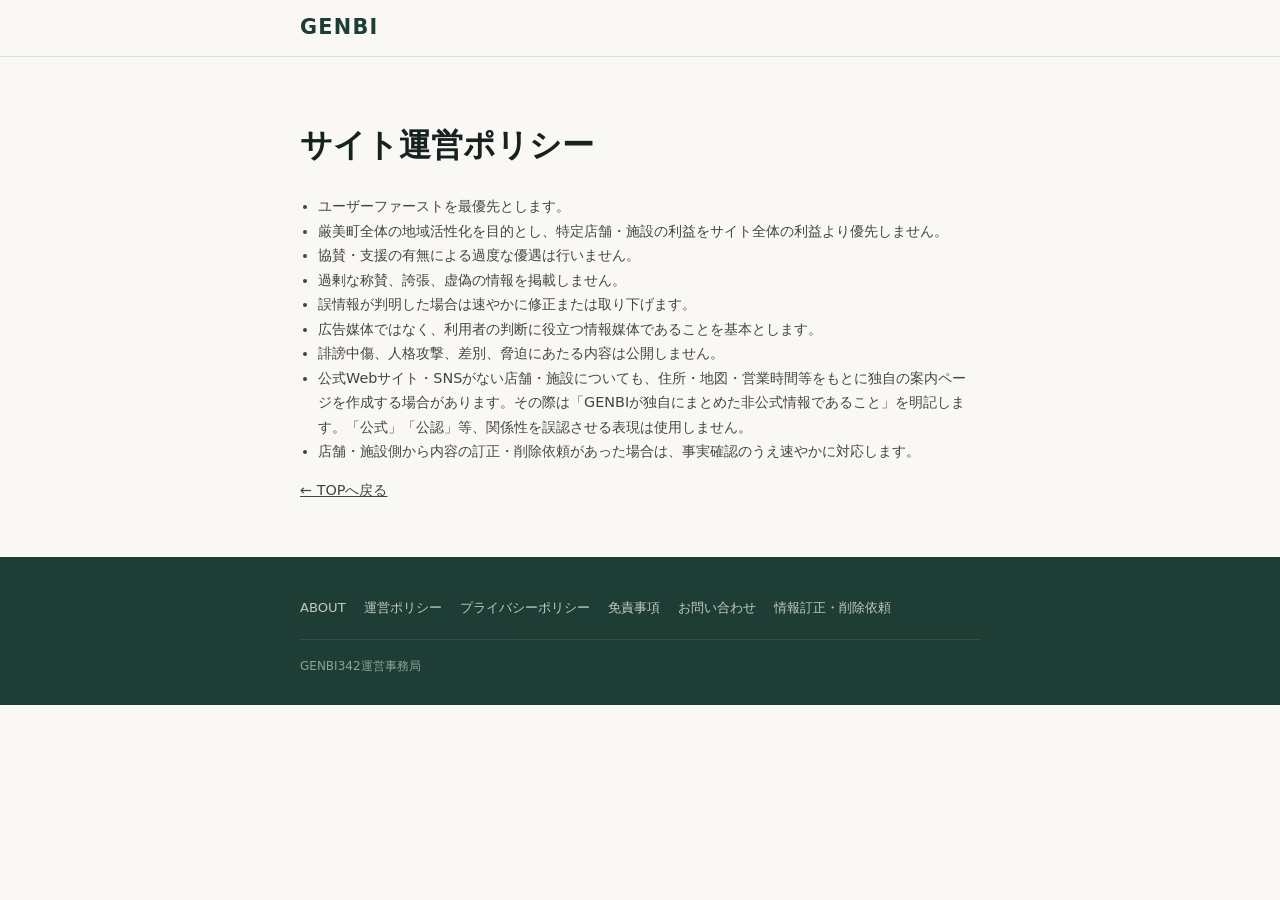
<file: policy/index.html>
<!DOCTYPE html>
<html lang="ja">
<head>
<meta charset="UTF-8">
<meta name="viewport" content="width=device-width, initial-scale=1.0">
<title>サイト運営ポリシー | GENBI</title>
<meta name="description" content="GENBIのサイト運営ポリシー。公平性・独立性・情報の正確性に関する基本方針。">
<link rel="canonical" href="https://genbi342.github.io/policy/">
<link rel="stylesheet" href="../style.css">
</head>
<body>
<header class="site-header"><div class="wrap"><a href="../" class="logo">GENBI</a></div></header>
<main class="wrap" style="padding:40px 20px;">
<h1>サイト運営ポリシー</h1>
<div class="about-box">
<ul>
<li>ユーザーファーストを最優先とします。</li>
<li>厳美町全体の地域活性化を目的とし、特定店舗・施設の利益をサイト全体の利益より優先しません。</li>
<li>協賛・支援の有無による過度な優遇は行いません。</li>
<li>過剰な称賛、誇張、虚偽の情報を掲載しません。</li>
<li>誤情報が判明した場合は速やかに修正または取り下げます。</li>
<li>広告媒体ではなく、利用者の判断に役立つ情報媒体であることを基本とします。</li>
<li>誹謗中傷、人格攻撃、差別、脅迫にあたる内容は公開しません。</li>
<li>公式Webサイト・SNSがない店舗・施設についても、住所・地図・営業時間等をもとに独自の案内ページを作成する場合があります。その際は「GENBIが独自にまとめた非公式情報であること」を明記します。「公式」「公認」等、関係性を誤認させる表現は使用しません。</li>
<li>店舗・施設側から内容の訂正・削除依頼があった場合は、事実確認のうえ速やかに対応します。</li>
</ul>
<p><a href="../">← TOPへ戻る</a></p>
</div>
</main>
<footer class="site-footer"><div class="wrap"><div class="flinks">
<a href="../about/">ABOUT</a><a href="../policy/">運営ポリシー</a><a href="../privacy/">プライバシーポリシー</a><a href="../disclaimer/">免責事項</a><a href="../contact/">お問い合わせ</a><a href="../correction/">情報訂正・削除依頼</a>
</div><div class="fbottom">GENBI342運営事務局</div></div></footer>
</body>
</html>
</file>
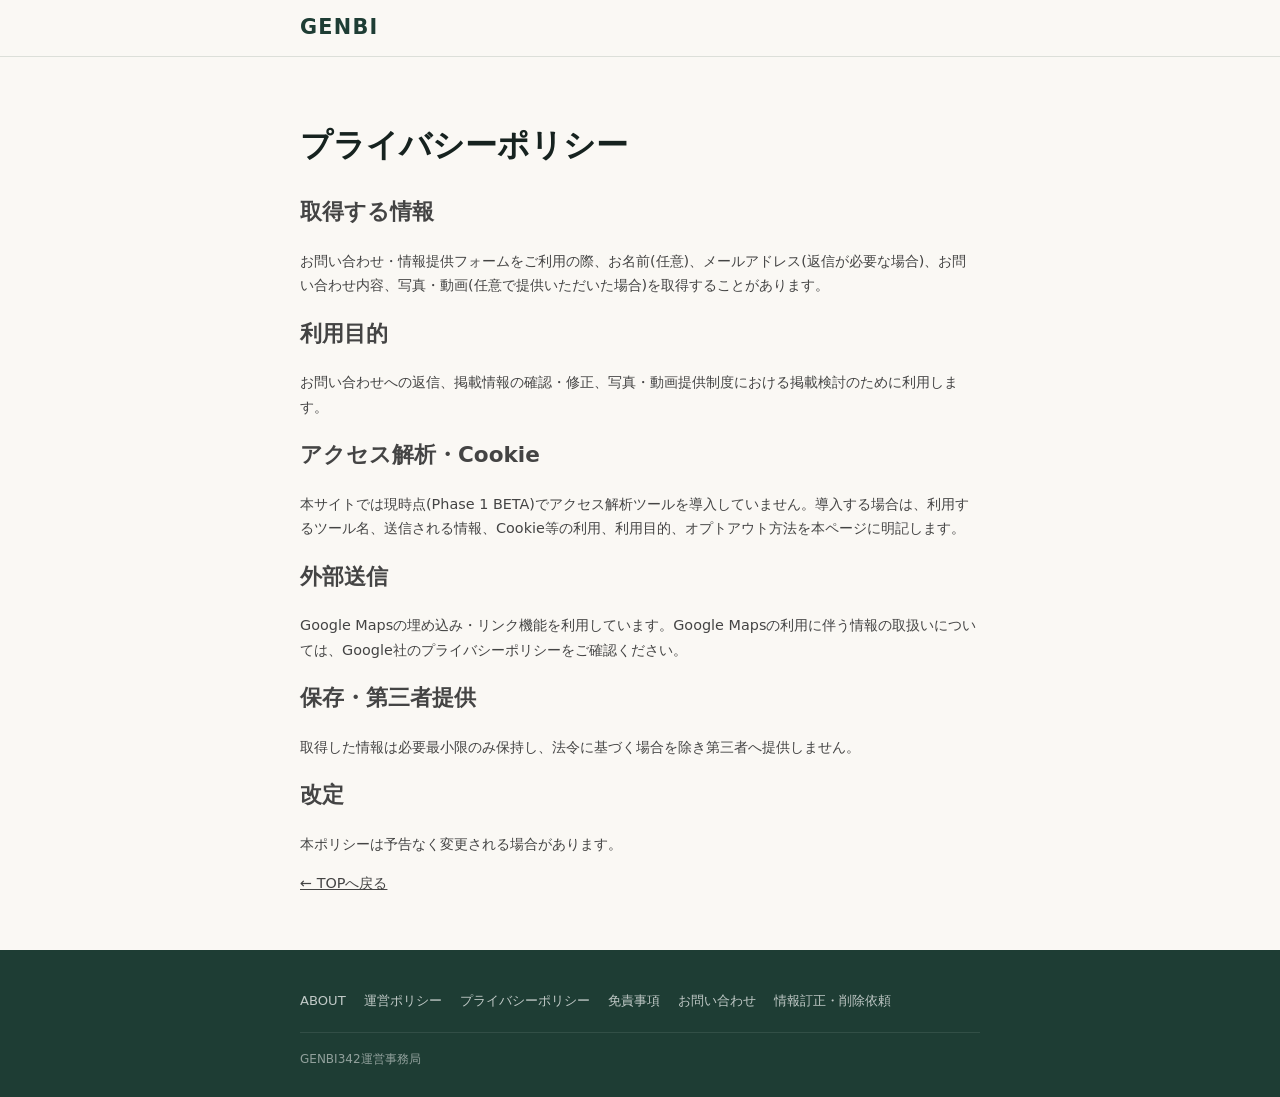
<file: privacy/index.html>
<!DOCTYPE html>
<html lang="ja">
<head>
<meta charset="UTF-8">
<meta name="viewport" content="width=device-width, initial-scale=1.0">
<title>プライバシーポリシー | GENBI</title>
<meta name="description" content="GENBIのプライバシーポリシー。取得情報・利用目的・アクセス解析等について。">
<link rel="canonical" href="https://genbi342.github.io/privacy/">
<link rel="stylesheet" href="../style.css">
</head>
<body>
<header class="site-header"><div class="wrap"><a href="../" class="logo">GENBI</a></div></header>
<main class="wrap" style="padding:40px 20px;">
<h1>プライバシーポリシー</h1>
<div class="about-box">
<h2>取得する情報</h2>
<p>お問い合わせ・情報提供フォームをご利用の際、お名前(任意)、メールアドレス(返信が必要な場合)、お問い合わせ内容、写真・動画(任意で提供いただいた場合)を取得することがあります。</p>

<h2>利用目的</h2>
<p>お問い合わせへの返信、掲載情報の確認・修正、写真・動画提供制度における掲載検討のために利用します。</p>

<h2>アクセス解析・Cookie</h2>
<p>本サイトでは現時点(Phase 1 BETA)でアクセス解析ツールを導入していません。導入する場合は、利用するツール名、送信される情報、Cookie等の利用、利用目的、オプトアウト方法を本ページに明記します。</p>

<h2>外部送信</h2>
<p>Google Mapsの埋め込み・リンク機能を利用しています。Google Mapsの利用に伴う情報の取扱いについては、Google社のプライバシーポリシーをご確認ください。</p>

<h2>保存・第三者提供</h2>
<p>取得した情報は必要最小限のみ保持し、法令に基づく場合を除き第三者へ提供しません。</p>

<h2>改定</h2>
<p>本ポリシーは予告なく変更される場合があります。</p>

<p><a href="../">← TOPへ戻る</a></p>
</div>
</main>
<footer class="site-footer"><div class="wrap"><div class="flinks">
<a href="../about/">ABOUT</a><a href="../policy/">運営ポリシー</a><a href="../privacy/">プライバシーポリシー</a><a href="../disclaimer/">免責事項</a><a href="../contact/">お問い合わせ</a><a href="../correction/">情報訂正・削除依頼</a>
</div><div class="fbottom">GENBI342運営事務局</div></div></footer>
</body>
</html>
</file>
<file: style.css>
:root {
  --color-water: #0f9b8e;
  --color-water-deep: #086b62;
  --color-forest: #1e3d34;
  --color-ink: #16221f;
  --color-paper: #faf8f4;
  --color-mist: #eef1ee;
  --color-line: #dcdfd9;
  --color-accent: #d97a3f;
  --radius: 14px;
  --shadow: 0 8px 24px rgba(20, 40, 35, 0.12);
  --maxw: 720px;
  font-size: 16px;
}

* { box-sizing: border-box; }
html { scroll-behavior: smooth; }
body {
  margin: 0;
  background: var(--color-paper);
  color: var(--color-ink);
  font-family: "Hiragino Sans", "Yu Gothic", "Noto Sans JP", system-ui, -apple-system, sans-serif;
  line-height: 1.7;
  overflow-x: hidden;
}
img { max-width: 100%; display: block; }
a { color: inherit; }
.en { font-family: -apple-system, "Helvetica Neue", Arial, sans-serif; letter-spacing: 0.08em; }

.wrap { max-width: var(--maxw); margin: 0 auto; padding: 0 20px; }

/* Header */
.site-header {
  position: sticky;
  top: 0;
  z-index: 50;
  background: rgba(250, 248, 244, 0.9);
  backdrop-filter: blur(8px);
  border-bottom: 1px solid var(--color-line);
}
.site-header .wrap {
  display: flex;
  align-items: center;
  justify-content: space-between;
  height: 56px;
}
.logo {
  font-weight: 700;
  font-size: 1.3rem;
  letter-spacing: 0.06em;
  color: var(--color-forest);
  text-decoration: none;
}
.logo .beta {
  font-size: 0.55rem;
  vertical-align: super;
  color: var(--color-accent);
  font-weight: 700;
  margin-left: 4px;
}
nav.main-nav { display: none; }
.menu-btn {
  background: none;
  border: none;
  font-size: 1.5rem;
  cursor: pointer;
  color: var(--color-forest);
  padding: 8px;
}
.mobile-nav {
  display: none;
  flex-direction: column;
  border-bottom: 1px solid var(--color-line);
  background: var(--color-paper);
}
.mobile-nav.open { display: flex; }
.mobile-nav a {
  padding: 14px 20px;
  text-decoration: none;
  border-top: 1px solid var(--color-line);
  font-size: 0.95rem;
}

@media (min-width: 860px) {
  .menu-btn, .mobile-nav { display: none !important; }
  nav.main-nav { display: flex; gap: 28px; }
  nav.main-nav a { text-decoration: none; font-size: 0.9rem; font-weight: 600; }
}

/* Hero */
.hero {
  position: relative;
  min-height: 92vh;
  display: flex;
  align-items: flex-end;
  overflow: hidden;
  color: #fff;
  background: linear-gradient(160deg, var(--color-water-deep), var(--color-forest));
}
.hero video, .hero img.hero-poster {
  position: absolute;
  inset: 0;
  width: 100%;
  height: 100%;
  object-fit: cover;
}
.hero::after {
  content: "";
  position: absolute;
  inset: 0;
  background: linear-gradient(180deg, rgba(10, 30, 26, 0.15) 0%, rgba(8, 20, 18, 0.75) 100%);
}
.hero-content {
  position: relative;
  z-index: 2;
  padding: 32px 20px 48px;
  width: 100%;
}
.hero-brand {
  font-size: 3.4rem;
  font-weight: 800;
  letter-spacing: 0.02em;
  margin: 0 0 6px;
  line-height: 1;
}
.hero-copy {
  font-size: 1.5rem;
  font-weight: 800;
  margin: 0 0 14px;
  line-height: 1.35;
  letter-spacing: 0.01em;
}
.hero-sub {
  font-size: 0.92rem;
  opacity: 0.92;
  margin: 0 0 24px;
  max-width: 480px;
}
.hero-cta { display: flex; gap: 10px; flex-wrap: wrap; }
.btn {
  display: inline-flex;
  align-items: center;
  gap: 6px;
  padding: 13px 22px;
  border-radius: 999px;
  text-decoration: none;
  font-weight: 700;
  font-size: 0.92rem;
  border: 1.5px solid transparent;
  cursor: pointer;
}
.btn-primary { background: var(--color-water); color: #fff; }
.btn-ghost { background: rgba(255,255,255,0.08); color: #fff; border-color: rgba(255,255,255,0.6); }
.hero-note {
  position: absolute;
  top: 14px;
  right: 14px;
  z-index: 3;
  background: rgba(0,0,0,0.35);
  color: #fff;
  font-size: 0.65rem;
  padding: 4px 10px;
  border-radius: 999px;
  letter-spacing: 0.05em;
}

/* Section framing */
section { padding: 56px 0; }
.section-head { margin-bottom: 24px; }
.eyebrow {
  display: block;
  font-size: 0.72rem;
  font-weight: 700;
  color: var(--color-water-deep);
  letter-spacing: 0.14em;
  margin-bottom: 6px;
}
h2.section-title {
  font-size: 1.5rem;
  margin: 0;
  color: var(--color-forest);
}
.section-desc { color: #555; font-size: 0.9rem; margin-top: 8px; }

.bg-mist { background: var(--color-mist); }

/* Photo break */
.photo-break {
  height: 46vh;
  min-height: 240px;
  background: linear-gradient(160deg, #cfe8de, #a9d3c4);
  position: relative;
  display: flex;
  align-items: flex-end;
  overflow: hidden;
}
.photo-break img { position: absolute; inset: 0; width: 100%; height: 100%; object-fit: cover; }
.photo-break .caption {
  position: relative;
  z-index: 2;
  color: #fff;
  padding: 16px 20px;
  font-size: 0.8rem;
  background: linear-gradient(180deg, transparent, rgba(0,0,0,0.45));
  width: 100%;
}

/* Horizontal scroller (photo spots) */
.hscroll {
  display: flex;
  gap: 14px;
  overflow-x: auto;
  padding: 4px 20px 12px;
  margin: 0 -20px;
  scroll-snap-type: x mandatory;
  -webkit-overflow-scrolling: touch;
}
.hscroll::-webkit-scrollbar { display: none; }
.photo-card {
  flex: 0 0 78%;
  max-width: 320px;
  scroll-snap-align: start;
  background: #fff;
  border-radius: var(--radius);
  overflow: hidden;
  box-shadow: var(--shadow);
}
.photo-card .thumb {
  aspect-ratio: 4/5;
  overflow: hidden;
}
.photo-card .thumb img { width: 100%; height: 100%; object-fit: cover; }
.thumb-placeholder {
  width: 100%;
  height: 100%;
  background: linear-gradient(160deg, #d6e9e0, #9fc9b8);
  display: flex;
  align-items: center;
  justify-content: center;
  color: #4b6b5d;
  font-size: 0.75rem;
  text-align: center;
}
.photo-card .body { padding: 14px 16px 18px; }
.photo-card h3 { margin: 0 0 6px; font-size: 1rem; }
.photo-card .meta {
  display: flex;
  flex-wrap: wrap;
  gap: 6px;
  margin-top: 10px;
}
.tag {
  font-size: 0.68rem;
  padding: 3px 9px;
  border-radius: 999px;
  background: var(--color-mist);
  color: var(--color-forest);
  font-weight: 600;
}

/* Spot cards (grid) */
.spot-grid { display: grid; grid-template-columns: 1fr; gap: 16px; }
@media (min-width: 640px) { .spot-grid { grid-template-columns: 1fr 1fr; } }
.spot-card {
  background: #fff;
  border-radius: var(--radius);
  box-shadow: var(--shadow);
  overflow: hidden;
  text-decoration: none;
  color: inherit;
  display: block;
}
.spot-card .thumb {
  aspect-ratio: 16/10;
  overflow: hidden;
}
.spot-card .thumb img { width: 100%; height: 100%; object-fit: cover; }
.spot-card .thumb .thumb-placeholder {
  background: linear-gradient(160deg, #e4efe9, #bcd9cc);
  color: #5a7a6b;
}
.spot-card .body { padding: 16px; }
.spot-card h3 { margin: 0 0 4px; font-size: 1.05rem; }
.spot-card .cat { font-size: 0.72rem; color: var(--color-water-deep); font-weight: 700; }
.spot-card p.desc { font-size: 0.85rem; color: #555; margin: 8px 0; }
.spot-card .facts { font-size: 0.78rem; color: #666; display: grid; gap: 3px; margin-bottom: 10px; }
.spot-card .maplink {
  display: inline-flex;
  align-items: center;
  gap: 4px;
  font-size: 0.82rem;
  font-weight: 700;
  color: var(--color-water-deep);
}

/* Filters */
.filters { display: flex; gap: 8px; flex-wrap: wrap; margin-bottom: 20px; }
.filter-btn {
  padding: 7px 14px;
  border-radius: 999px;
  border: 1px solid var(--color-line);
  background: #fff;
  font-size: 0.8rem;
  cursor: pointer;
}
.filter-btn.active { background: var(--color-water-deep); color: #fff; border-color: var(--color-water-deep); }

/* Time / route chain */
.time-chain { display: flex; flex-direction: column; }
.time-node {
  display: flex;
  gap: 14px;
  align-items: flex-start;
}
.time-node .dot {
  width: 12px; height: 12px; border-radius: 50%;
  background: var(--color-water);
  margin-top: 6px;
  flex-shrink: 0;
}
.time-node .line {
  width: 2px;
  flex: 1;
  background: var(--color-line);
  margin: 0 5px;
}
.time-col { display: flex; flex-direction: column; align-items: center; }
.time-node .label { font-weight: 700; }
.time-node .dur { font-size: 0.82rem; color: var(--color-water-deep); font-weight: 700; margin: 4px 0 18px; }
.time-caution {
  margin-top: 16px;
  font-size: 0.78rem;
  color: #7a6a4a;
  background: #fbf3e2;
  border-radius: 10px;
  padding: 12px 14px;
}

/* Routes */
.route-card {
  background: #fff;
  border-radius: var(--radius);
  box-shadow: var(--shadow);
  padding: 20px;
  margin-bottom: 16px;
}
.route-card h3 { margin: 0 0 4px; }
.route-card .dur { color: var(--color-water-deep); font-weight: 700; font-size: 0.85rem; }
.route-card .target { font-size: 0.8rem; color: #666; margin: 6px 0 12px; }
.route-steps { display: flex; flex-wrap: wrap; gap: 6px; font-size: 0.78rem; }
.route-steps span { background: var(--color-mist); border-radius: 999px; padding: 4px 10px; }

/* Access */
.access-block { margin-bottom: 28px; }
.access-block h3 {
  display: flex; align-items: center; gap: 8px;
  font-size: 1rem; color: var(--color-forest); margin-bottom: 10px;
}
.access-block ul { padding-left: 18px; margin: 0; font-size: 0.88rem; color: #444; }
.access-block li { margin-bottom: 6px; }
.notice-box {
  background: #fff4ec;
  border: 1px solid #f0d7bf;
  border-radius: 12px;
  padding: 14px 16px;
  font-size: 0.82rem;
  color: #6b4a2c;
  margin: 20px 0;
}

/* With dog / parking / walk lists */
.info-list { display: grid; gap: 12px; }
.info-item {
  background: #fff;
  border-radius: 12px;
  padding: 14px 16px;
  box-shadow: var(--shadow);
  font-size: 0.85rem;
}
.info-item .title { font-weight: 700; margin-bottom: 4px; }

/* Contribution */
.contrib {
  background: var(--color-forest);
  color: #fff;
  border-radius: 20px;
  padding: 32px 24px;
  text-align: center;
}
.contrib h2 { margin: 0 0 6px; font-size: 1.3rem; }
.contrib .en { display: block; font-size: 0.75rem; opacity: 0.75; margin-bottom: 14px; }
.contrib p { font-size: 0.85rem; opacity: 0.9; margin-bottom: 20px; }

/* About */
.about-box { font-size: 0.9rem; color: #444; }
.about-box ul { padding-left: 18px; }

/* Footer */
footer.site-footer {
  background: var(--color-forest);
  color: rgba(255,255,255,0.85);
  padding: 40px 0 28px;
  font-size: 0.82rem;
}
footer.site-footer .flinks {
  display: flex;
  flex-wrap: wrap;
  gap: 10px 18px;
  margin-bottom: 20px;
}
footer.site-footer a { text-decoration: none; opacity: 0.85; }
footer.site-footer .fbottom { opacity: 0.6; font-size: 0.75rem; border-top: 1px solid rgba(255,255,255,0.15); padding-top: 16px; }

/* Beta badge */
.beta-banner {
  background: var(--color-accent);
  color: #fff;
  text-align: center;
  font-size: 0.75rem;
  padding: 8px 12px;
  font-weight: 700;
  letter-spacing: 0.04em;
}

/* Detail page (modal-like inline expand) */
.spot-detail {
  display: none;
  position: fixed;
  inset: 0;
  z-index: 100;
  background: rgba(15, 25, 22, 0.55);
  padding: 0;
}
.spot-detail.open { display: block; }
.spot-detail-sheet {
  position: absolute;
  bottom: 0; left: 0; right: 0;
  max-height: 88vh;
  overflow-y: auto;
  background: #fff;
  border-radius: 20px 20px 0 0;
  padding: 24px 20px 40px;
}
.spot-detail-close {
  position: absolute;
  top: 14px; right: 16px;
  background: var(--color-mist);
  border: none;
  border-radius: 50%;
  width: 34px; height: 34px;
  font-size: 1.1rem;
  cursor: pointer;
}
.detail-image {
  width: calc(100% + 40px);
  margin: -24px -20px 16px;
  max-height: 240px;
  object-fit: cover;
  border-radius: 20px 20px 0 0;
}
.spot-detail-sheet h3 { margin: 4px 0 4px; font-size: 1.3rem; }
.spot-detail-sheet .unofficial-note {
  background: #fbf3e2;
  color: #7a6a4a;
  font-size: 0.75rem;
  padding: 8px 12px;
  border-radius: 8px;
  margin: 10px 0;
}
.dl { display: grid; gap: 8px; margin: 16px 0; font-size: 0.88rem; }
.dl .row { display: flex; gap: 8px; }
.dl .k { color: #888; width: 92px; flex-shrink: 0; }

.skip-link {
  position: absolute; left: -999px; top: 0;
  background: #fff; padding: 10px; z-index: 200;
}
.skip-link:focus { left: 10px; top: 10px; }

@media (prefers-reduced-motion: reduce) {
  html { scroll-behavior: auto; }
}
</file>
